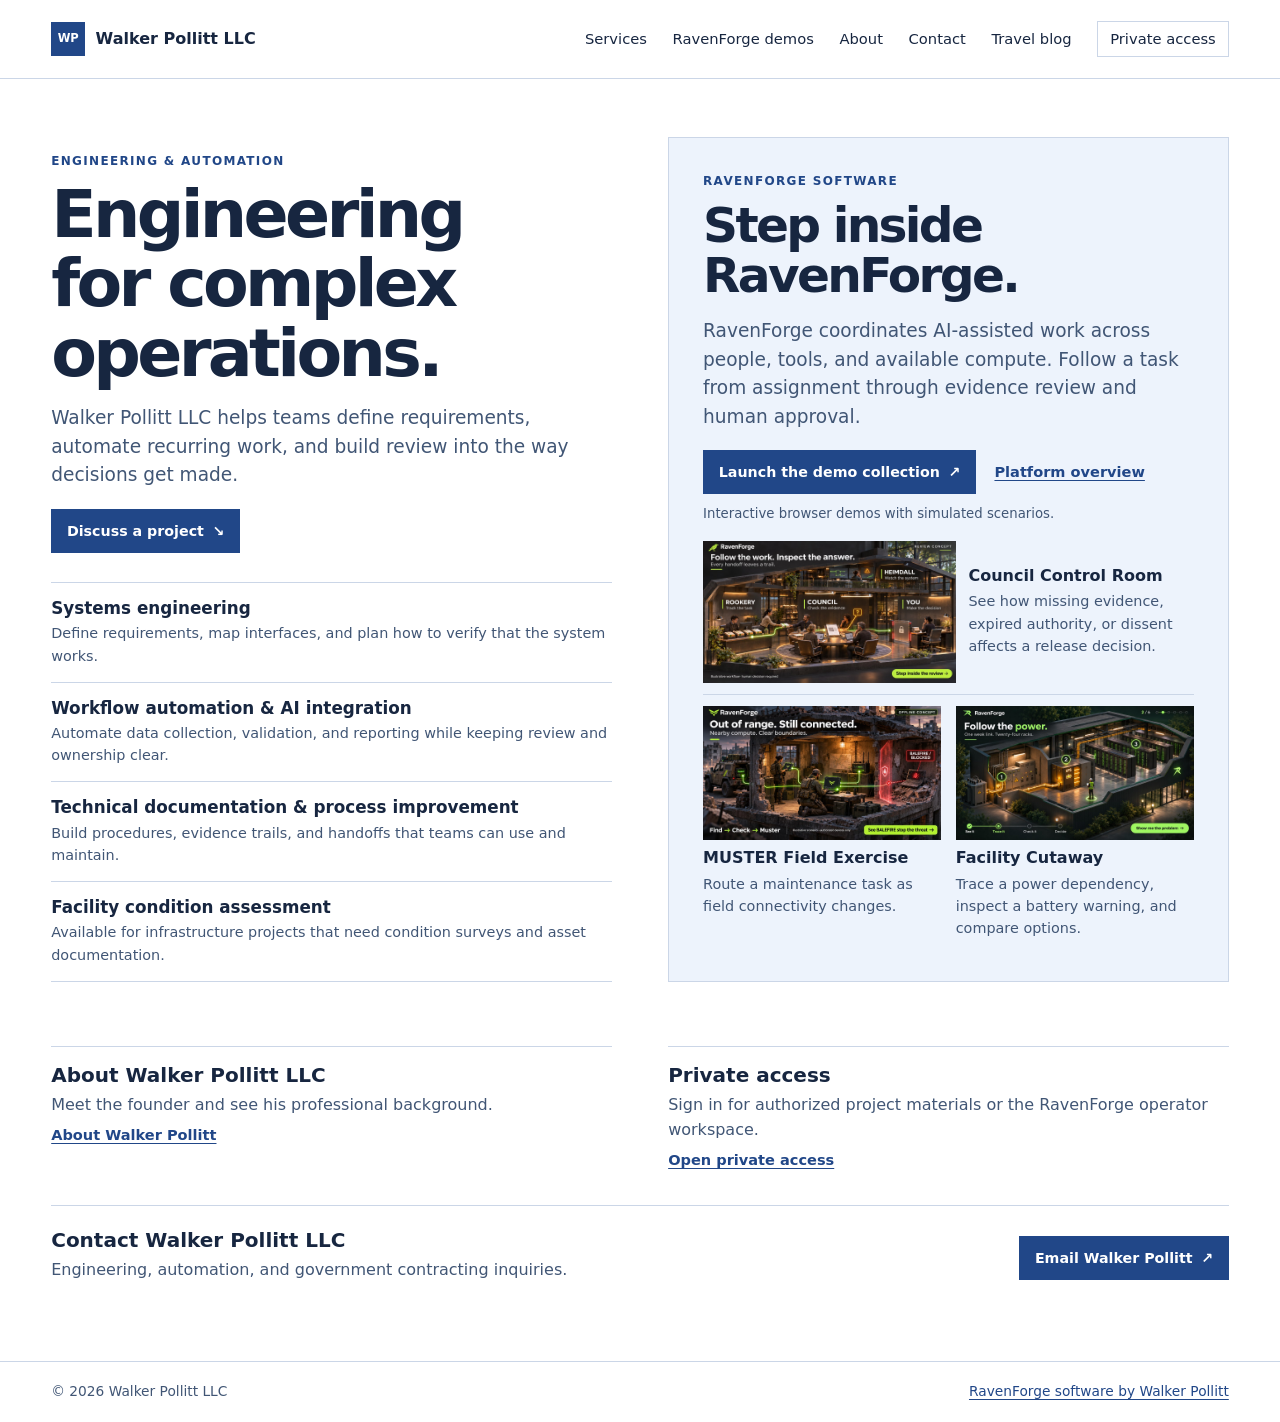
<file: index.html>
<!doctype html>
<html lang="en">
<head>
  <meta charset="utf-8">
  <meta name="viewport" content="width=device-width, initial-scale=1">
  <meta name="description" content="Walker Pollitt LLC provides systems engineering, workflow automation, and AI integration. Explore our work and try the interactive RavenForge demos.">
  <link rel="canonical" href="https://walkerpollittllc.com/">
  <link rel="stylesheet" href="/assets/site.css">
  <title>Walker Pollitt LLC | Engineering, Automation &amp; RavenForge</title>
</head>
<body>
  <a class="skip" href="#main">Skip to main content</a>
  <header class="site-header">
    <div class="wrap header-inner">
      <a class="brand" href="/"><span class="brand-mark" aria-hidden="true">WP</span> Walker Pollitt LLC</a>
      <nav class="site-nav" aria-label="Main navigation">
        <a href="#capabilities">Services</a>
        <a href="#ravenforge">RavenForge demos</a>
        <a href="/about/">About</a>
        <a href="#contact">Contact</a>
        <a href="/travel/">Travel blog</a>
        <a class="private-link" href="/private/">Private access</a>
      </nav>
    </div>
  </header>
  <main class="wrap home" id="main" tabindex="-1">
    <div class="showcase">
      <section class="services" id="capabilities" aria-labelledby="services-title">
        <p class="eyebrow">Engineering &amp; automation</p>
        <h1 id="services-title">Engineering for complex operations.</h1>
        <p class="lead">Walker Pollitt LLC helps teams define requirements, automate recurring work, and build review into the way decisions get made.</p>
        <div class="actions">
          <a class="button" href="#contact">Discuss a project <span aria-hidden="true">↘</span></a>
          <a class="text-link mobile-demo-link" href="#ravenforge">See the RavenForge demos</a>
        </div>
        <ul class="service-list">
          <li><h2>Systems engineering</h2><p>Define requirements, map interfaces, and plan how to verify that the system works.</p></li>
          <li><h2>Workflow automation &amp; AI integration</h2><p>Automate data collection, validation, and reporting while keeping review and ownership clear.</p></li>
          <li><h2>Technical documentation &amp; process improvement</h2><p>Build procedures, evidence trails, and handoffs that teams can use and maintain.</p></li>
          <li><h2>Facility condition assessment</h2><p>Available for infrastructure projects that need condition surveys and asset documentation.</p></li>
        </ul>
      </section>
      <section class="demos" id="ravenforge" aria-labelledby="demo-title">
        <p class="eyebrow">RavenForge software</p>
        <h2 class="section-title" id="demo-title">Step inside RavenForge.</h2>
        <p class="lead">RavenForge coordinates AI-assisted work across people, tools, and available compute. Follow a task from assignment through evidence review and human approval.</p>
        <div class="actions">
          <a class="button" href="https://ravenforge.us/demos">Launch the demo collection <span aria-hidden="true">↗</span></a>
          <a class="text-link" href="https://ravenforge.us/platform">Platform overview</a>
        </div>
        <p class="scope">Interactive browser demos with simulated scenarios.</p>
        <div class="demo-grid" id="projects">
          <a class="demo-card feature" href="https://ravenforge.us/demos/council">
            <img src="/assets/council.jpg" width="1152" height="648" alt="">
            <span class="demo-copy"><strong>Council Control Room</strong><span>See how missing evidence, expired authority, or dissent affects a release decision.</span></span>
          </a>
          <a class="demo-card" href="https://ravenforge.us/demos/military">
            <img src="/assets/muster.jpg" width="1152" height="648" alt="">
            <span class="demo-copy"><strong>MUSTER Field Exercise</strong><span>Route a maintenance task as field connectivity changes.</span></span>
          </a>
          <a class="demo-card" href="https://ravenforge.us/guided-demo">
            <img src="/assets/facility.jpg" width="1152" height="648" alt="">
            <span class="demo-copy"><strong>Facility Cutaway</strong><span>Trace a power dependency, inspect a battery warning, and compare options.</span></span>
          </a>
        </div>
      </section>
    </div>
    <section class="context-row" aria-label="About and private access">
      <div id="about">
        <h2>About Walker Pollitt LLC</h2>
        <p>Meet the founder and see his professional background.</p>
        <a class="text-link" href="/about/">About Walker Pollitt</a>
      </div>
      <div id="tools">
        <h2>Private access</h2>
        <p>Sign in for authorized project materials or the RavenForge operator workspace.</p>
        <a class="text-link" href="/private/">Open private access</a>
      </div>
    </section>
    <section class="contact" id="contact" aria-labelledby="contact-title">
      <div>
        <h2 id="contact-title">Contact Walker Pollitt LLC</h2>
        <p>Engineering, automation, and government contracting inquiries.</p>
      </div>
      <a class="button" href="mailto:walker.pollitt@walkerpollittllc.com">Email Walker Pollitt <span aria-hidden="true">↗</span></a>
    </section>
  </main>
  <footer class="site-footer">
    <div class="wrap footer-inner"><span>© 2026 Walker Pollitt LLC</span><a id="research" href="https://ravenforge.us/platform">RavenForge software by Walker Pollitt</a></div>
  </footer>
</body>
</html>
</file>
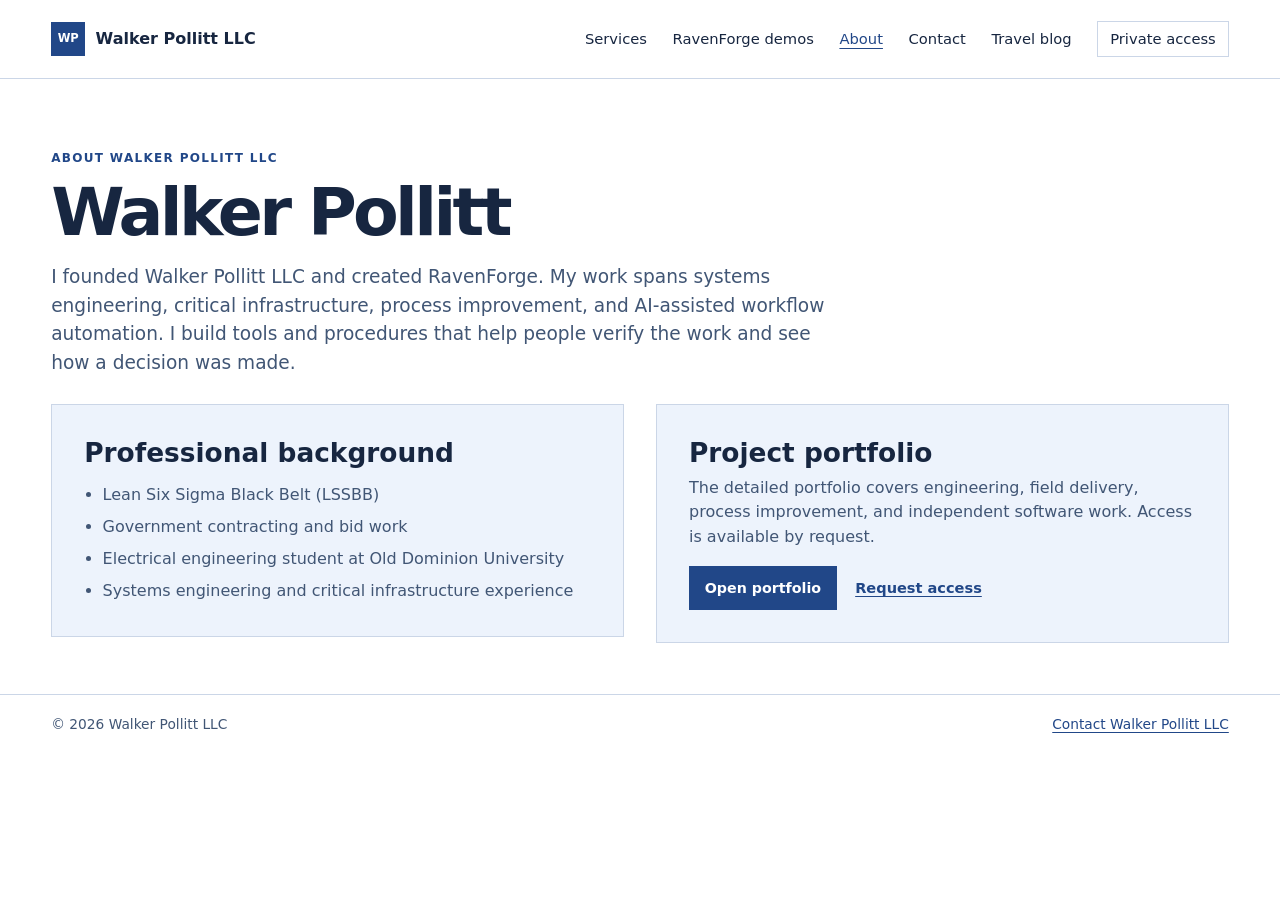
<file: about/index.html>
<!doctype html>
<html lang="en">
<head>
  <meta charset="utf-8">
  <meta name="viewport" content="width=device-width, initial-scale=1">
  <meta name="description" content="Meet Walker Pollitt, founder of Walker Pollitt LLC and creator of RavenForge.">
  <link rel="canonical" href="https://walkerpollittllc.com/about/">
  <link rel="stylesheet" href="/assets/site.css">
  <title>About Walker Pollitt | Walker Pollitt LLC</title>
</head>
<body>
  <a class="skip" href="#main">Skip to main content</a>
  <header class="site-header">
    <div class="wrap header-inner">
      <a class="brand" href="/"><span class="brand-mark" aria-hidden="true">WP</span> Walker Pollitt LLC</a>
      <nav class="site-nav" aria-label="Main navigation">
        <a href="/#capabilities">Services</a>
        <a href="/#ravenforge">RavenForge demos</a>
        <a href="/about/" aria-current="page">About</a>
        <a href="/#contact">Contact</a>
        <a href="/travel/">Travel blog</a>
        <a class="private-link" href="/private/">Private access</a>
      </nav>
    </div>
  </header>
  <main class="wrap subpage" id="main" tabindex="-1">
    <p class="eyebrow">About Walker Pollitt LLC</p>
    <h1>Walker Pollitt</h1>
    <p class="lead">I founded Walker Pollitt LLC and created RavenForge. My work spans systems engineering, critical infrastructure, process improvement, and AI-assisted workflow automation. I build tools and procedures that help people verify the work and see how a decision was made.</p>
    <div class="card-grid">
      <section class="card">
        <h2>Professional background</h2>
        <ul class="detail-list">
          <li>Lean Six Sigma Black Belt (LSSBB)</li>
          <li>Government contracting and bid work</li>
          <li>Electrical engineering student at Old Dominion University</li>
          <li>Systems engineering and critical infrastructure experience</li>
        </ul>
      </section>
      <section class="card">
        <h2>Project portfolio</h2>
        <p>The detailed portfolio covers engineering, field delivery, process improvement, and independent software work. Access is available by request.</p>
        <div class="actions">
          <a class="button" href="/private/portfolio">Open portfolio</a>
          <a class="text-link" href="mailto:walker.pollitt@walkerpollittllc.com?subject=Project%20portfolio%20access">Request access</a>
        </div>
      </section>
    </div>
  </main>
  <footer class="site-footer"><div class="wrap footer-inner"><span>© 2026 Walker Pollitt LLC</span><a href="/#contact">Contact Walker Pollitt LLC</a></div></footer>
</body>
</html>
</file>
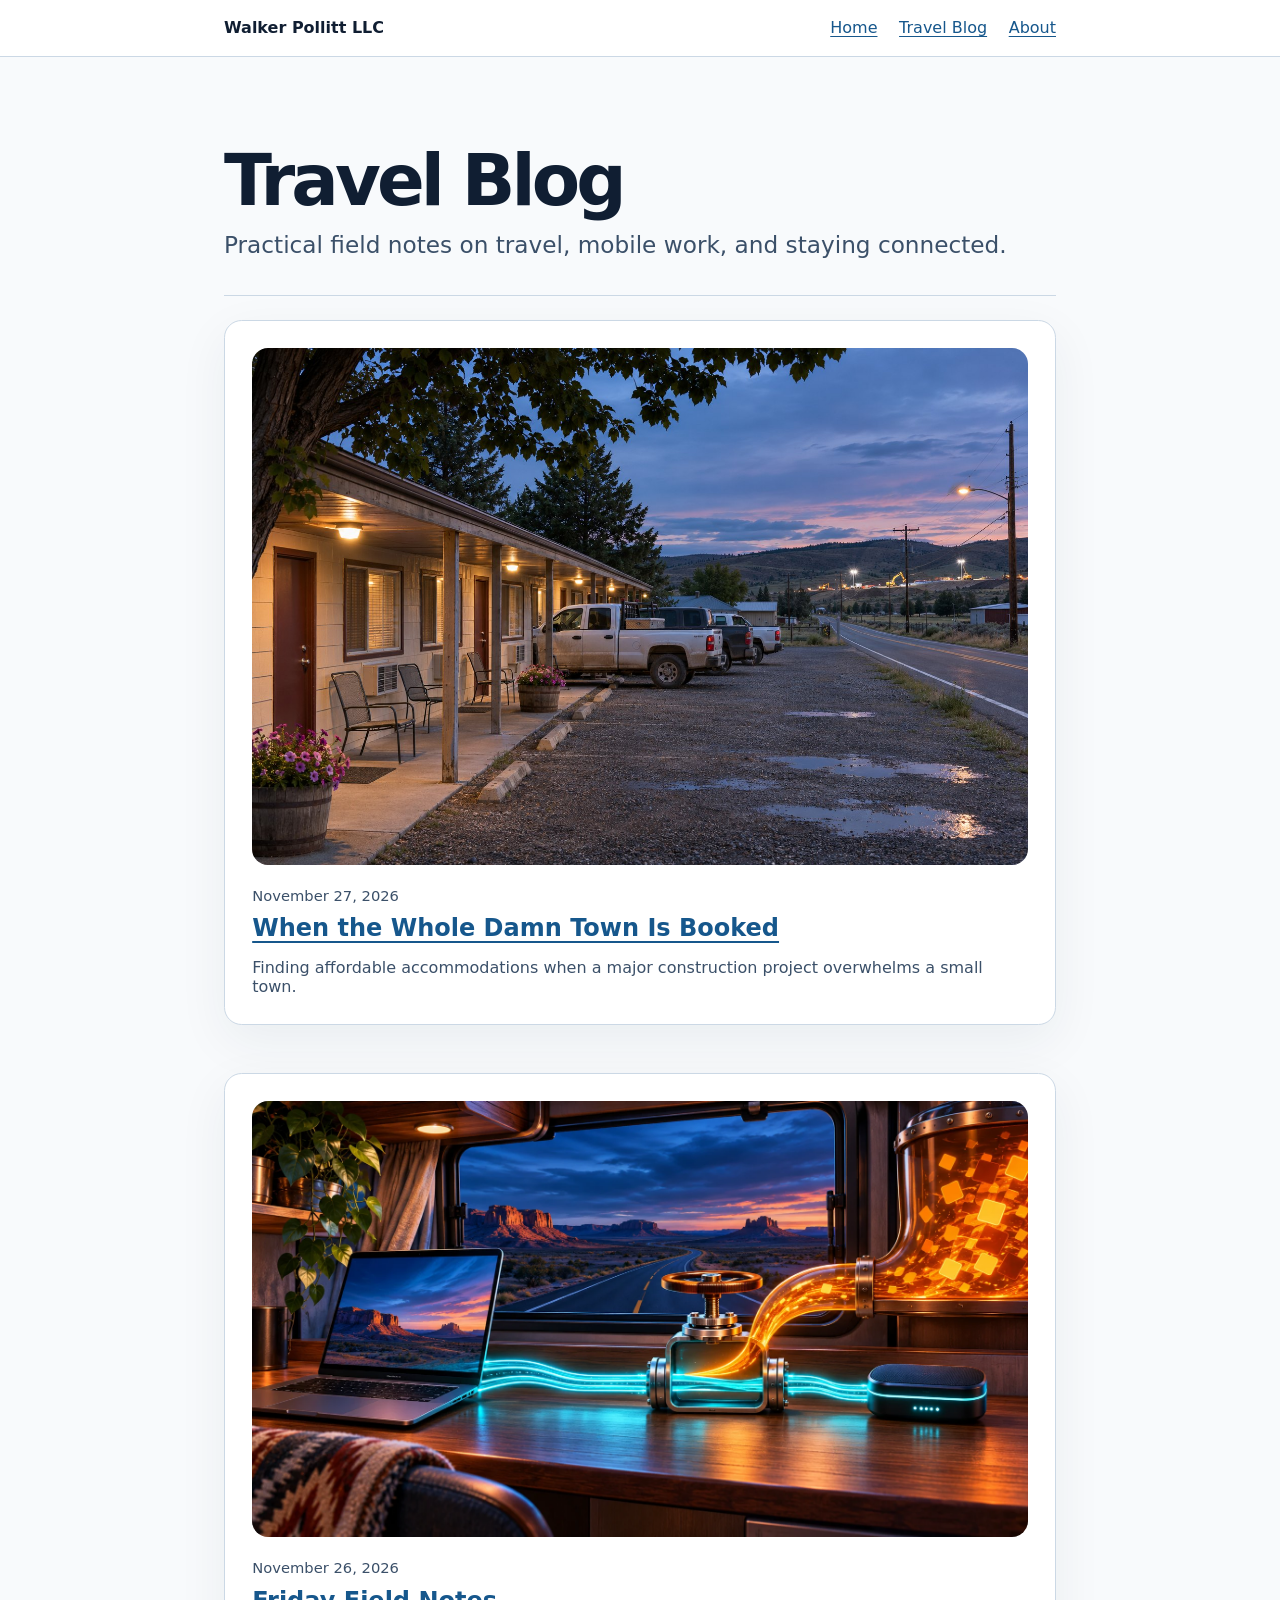
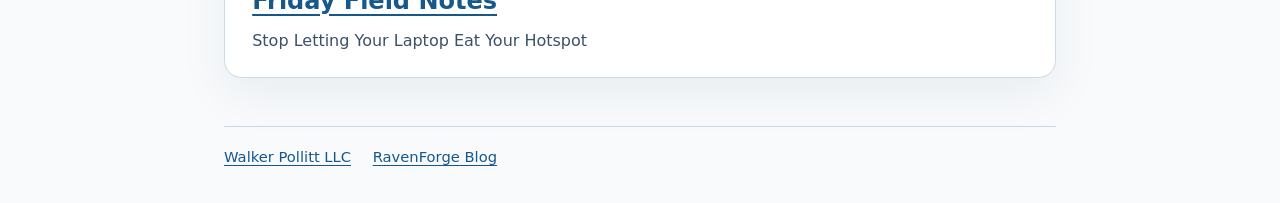
<file: travel/index.html>
<!doctype html>
<html lang="en">
<head>
  <meta charset="utf-8">
  <meta name="viewport" content="width=device-width, initial-scale=1">
  <title>Travel Blog | Walker Pollitt LLC</title>
  <meta name="description" content="Practical field notes on travel, mobile work, and staying connected.">
  <meta property="og:type" content="website">
  <meta property="og:title" content="Travel Blog">
  <meta property="og:description" content="Practical field notes on travel, mobile work, and staying connected.">
  <meta property="og:url" content="https://walkerpollittllc.com/travel/">
  <meta property="og:image" content="https://walkerpollittllc.com/travel/mobile-office-hotspot.webp">
  <meta property="og:image:alt" content="Illustrated mobile office with a laptop, hotspot and controlled data flow beside a desert road.">
  <meta name="twitter:card" content="summary_large_image">
  <link rel="canonical" href="https://walkerpollittllc.com/travel/">
  <link rel="stylesheet" href="/travel/editorial.css">
</head>
<body>
  <a class="skip" href="#main">Skip to main content</a>
  <header class="site"><div class="wrap nav">
    <a class="brand" href="/">Walker Pollitt LLC</a>
    <nav aria-label="Main navigation"><a href="/">Home</a><a href="/travel/">Travel Blog</a><a href="/about/">About</a></nav>
  </div></header>
  <main id="main" class="wrap">
    <div class="heading">
      <h1>Travel Blog</h1>
      <p class="lead">Practical field notes on travel, mobile work, and staying connected.</p>
    </div>
    <article class="card feature-card">
      <img src="/travel/project-town-lodging.jpg" width="1536" height="1024" class="card-art" loading="lazy" alt="">
      <time class="byline" datetime="2026-11-27">November 27, 2026</time>
      <h2><a href="/travel/finding-lodging-in-crowded-project-towns/">When the Whole Damn Town Is Booked</a></h2>
      <p>Finding affordable accommodations when a major construction project overwhelms a small town.</p>
    </article>
    <article class="card feature-card">
      <a href="/travel/stop-letting-your-laptop-eat-your-hotspot/" aria-label="Read Stop Letting Your Laptop Eat Your Hotspot"><img class="card-art" src="/travel/mobile-office-hotspot.webp" width="1672" height="941" alt="Illustrated laptop and mobile hotspot with controlled data flow in a camper overlooking a desert road."></a>
      <time class="byline" datetime="2026-11-26">November 26, 2026</time>
      <h2><a href="/travel/stop-letting-your-laptop-eat-your-hotspot/">Friday Field Notes</a></h2>
      <p>Stop Letting Your Laptop Eat Your Hotspot</p>
    </article>
    </main>
  <footer class="wrap">
    <a href="/">Walker Pollitt LLC</a>
    <a href="https://ravenforge.us/blog/">RavenForge Blog</a>
  </footer>
</body>
</html>
</file>
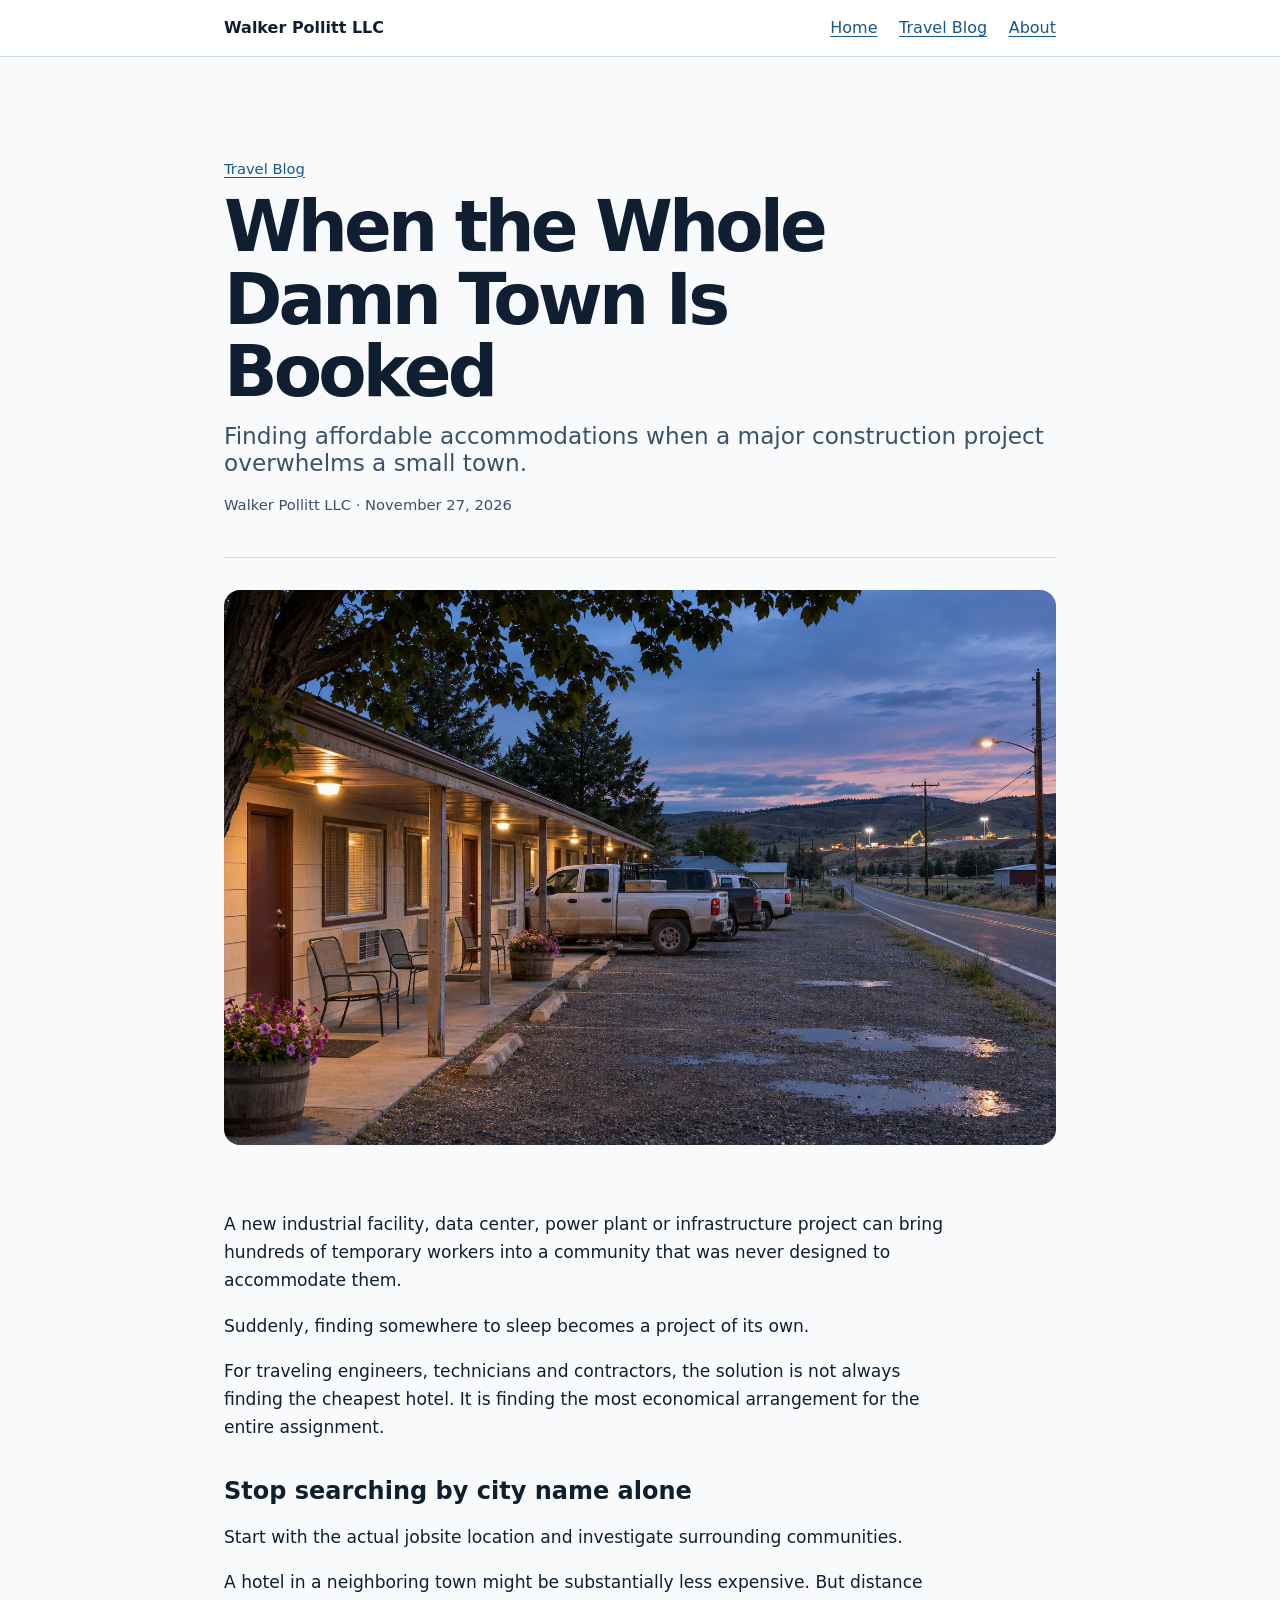
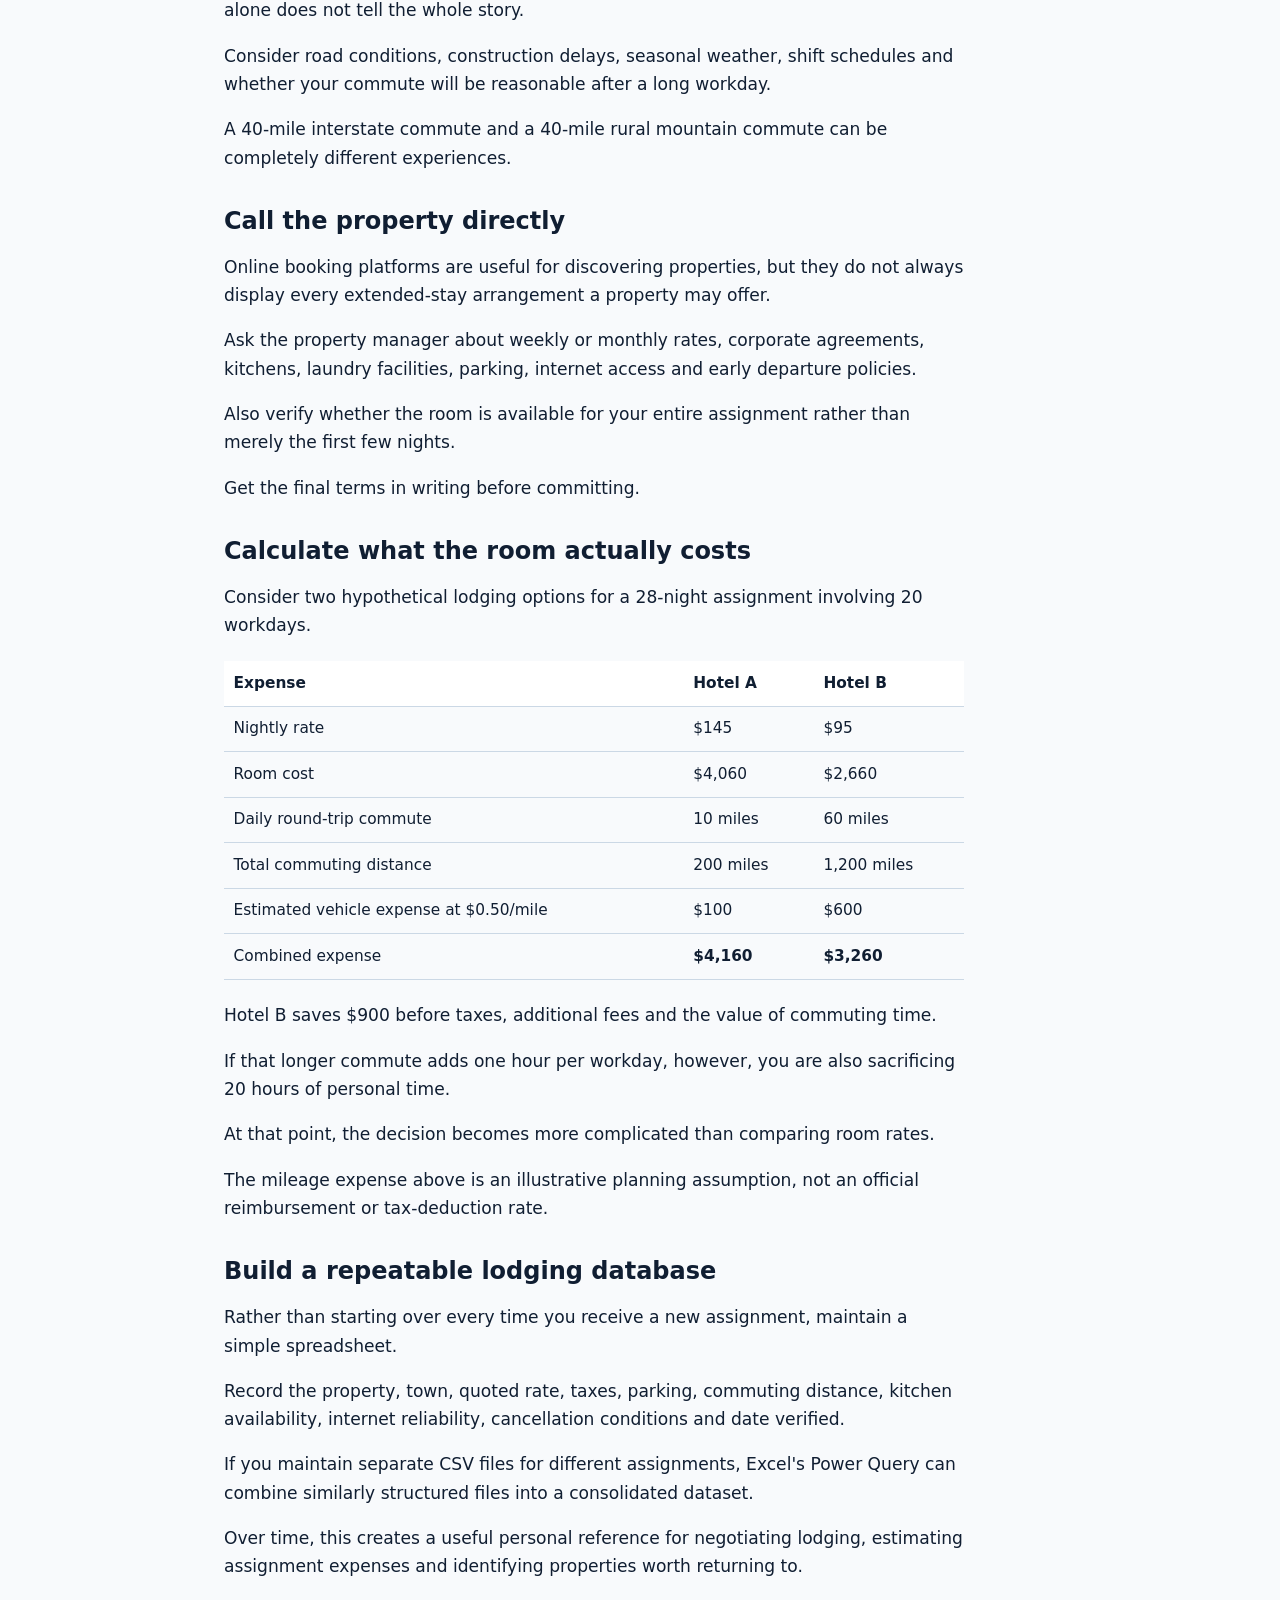
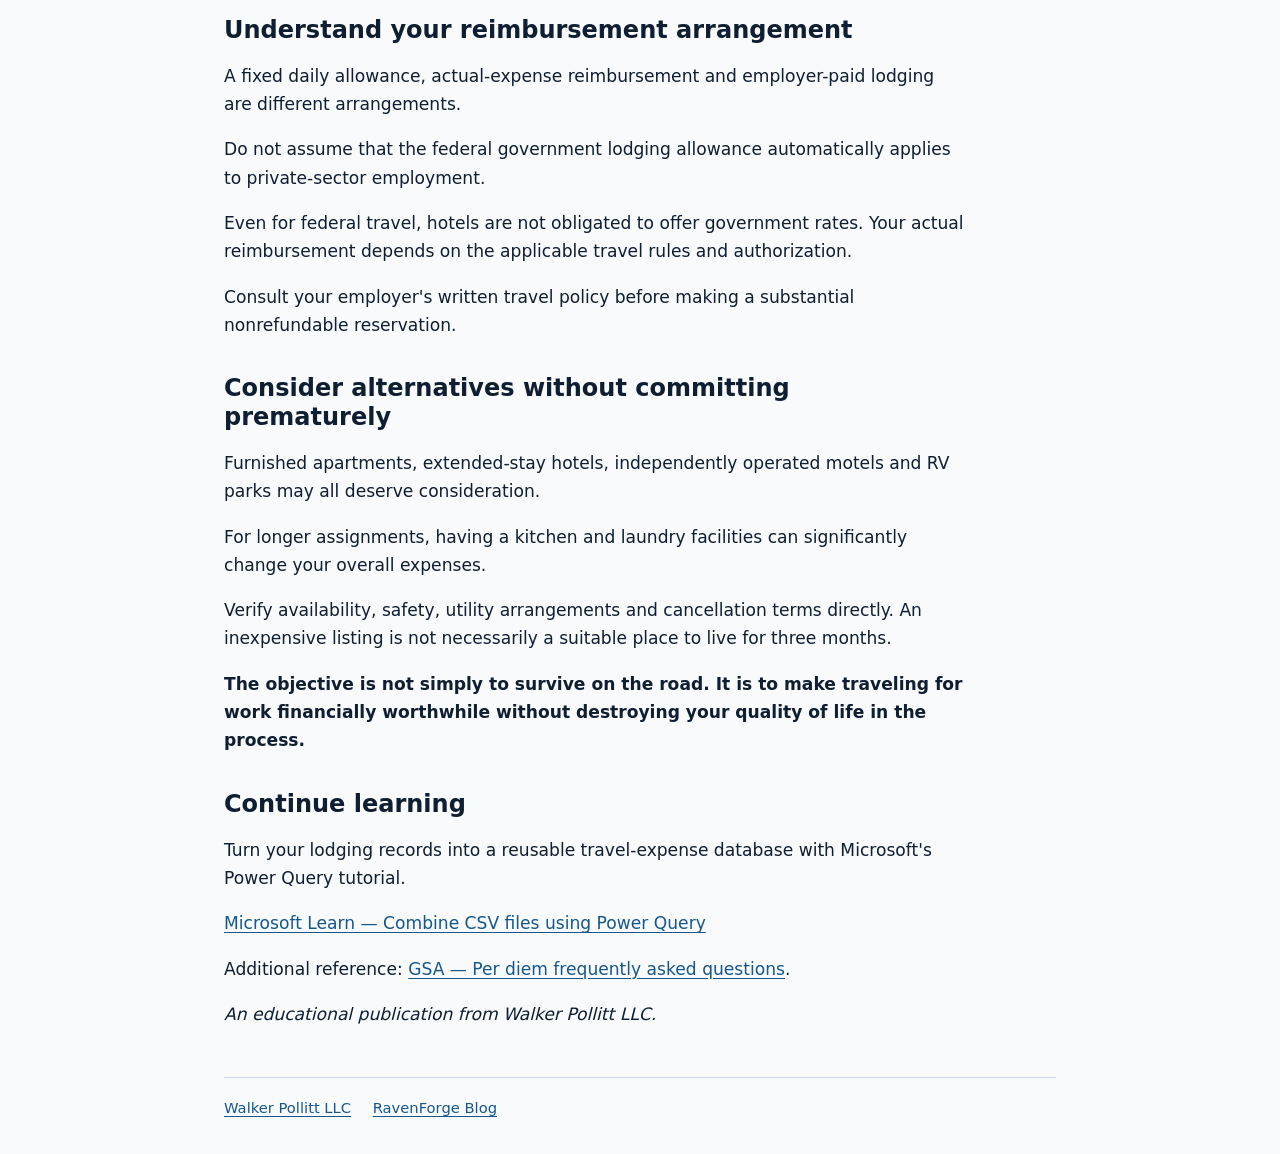
<file: travel/finding-lodging-in-crowded-project-towns/index.html>
<!doctype html>
<html lang="en">
<head>
  <meta charset="utf-8">
  <meta name="viewport" content="width=device-width, initial-scale=1">
  <title>When the Whole Damn Town Is Booked | Walker Pollitt LLC</title>
  <meta name="description" content="A practical lodging strategy for traveling engineers and contractors working in small towns with limited accommodations.">
  <meta property="og:type" content="article">
  <meta property="og:title" content="When the Whole Damn Town Is Booked">
  <meta property="og:description" content="A practical lodging strategy for traveling engineers and contractors working in small towns with limited accommodations.">
  <meta property="og:url" content="https://walkerpollittllc.com/travel/finding-lodging-in-crowded-project-towns/">
  <meta property="og:image" content="https://walkerpollittllc.com/travel/project-town-lodging.jpg">
  <meta property="og:image:alt" content="Illustration of a small roadside motel with work pickups parked outside at dusk.">
  <meta name="twitter:card" content="summary_large_image">
  <meta property="article:published_time" content="2026-11-27">
  <link rel="canonical" href="https://walkerpollittllc.com/travel/finding-lodging-in-crowded-project-towns/">
  <link rel="stylesheet" href="/travel/editorial.css">
</head>
<body>
  <a class="skip" href="#main">Skip to main content</a>
  <header class="site"><div class="wrap nav">
    <a class="brand" href="/">Walker Pollitt LLC</a>
    <nav aria-label="Main navigation"><a href="/">Home</a><a href="/travel/">Travel Blog</a><a href="/about/">About</a></nav>
  </div></header>
  <main id="main" class="wrap">
    <article>
      <div class="heading">
        <p class="eyebrow"><a href="/travel/">Travel Blog</a></p>
        <h1>When the Whole Damn Town Is Booked</h1>
        <p class="lead">Finding affordable accommodations when a major construction project overwhelms a small town.</p>
        <p class="byline">Walker Pollitt LLC <span aria-hidden="true">·</span> <time datetime="2026-11-27">November 27, 2026</time></p>
      </div>
      <figure class="hero-art"><img src="/travel/project-town-lodging.jpg" width="1536" height="1024" fetchpriority="high" alt="Illustration of a small roadside motel with work pickups parked outside at dusk."></figure>
      <div class="article-body">
<p>A new industrial facility, data center, power plant or infrastructure project can bring hundreds of temporary workers into a community that was never designed to accommodate them.</p>
<p>Suddenly, finding somewhere to sleep becomes a project of its own.</p>
<p>For traveling engineers, technicians and contractors, the solution is not always finding the cheapest hotel. It is finding the most economical arrangement for the entire assignment.</p>
<h2>Stop searching by city name alone</h2>
<p>Start with the actual jobsite location and investigate surrounding communities.</p>
<p>A hotel in a neighboring town might be substantially less expensive. But distance alone does not tell the whole story.</p>
<p>Consider road conditions, construction delays, seasonal weather, shift schedules and whether your commute will be reasonable after a long workday.</p>
<p>A 40-mile interstate commute and a 40-mile rural mountain commute can be completely different experiences.</p>
<h2>Call the property directly</h2>
<p>Online booking platforms are useful for discovering properties, but they do not always display every extended-stay arrangement a property may offer.</p>
<p>Ask the property manager about weekly or monthly rates, corporate agreements, kitchens, laundry facilities, parking, internet access and early departure policies.</p>
<p>Also verify whether the room is available for your entire assignment rather than merely the first few nights.</p>
<p>Get the final terms in writing before committing.</p>
<h2>Calculate what the room actually costs</h2>
<p>Consider two hypothetical lodging options for a 28-night assignment involving 20 workdays.</p>
<table><thead><tr><th scope="col">Expense</th><th scope="col">Hotel A</th><th scope="col">Hotel B</th></tr></thead><tbody>
<tr><td>Nightly rate</td><td>$145</td><td>$95</td></tr>
<tr><td>Room cost</td><td>$4,060</td><td>$2,660</td></tr>
<tr><td>Daily round-trip commute</td><td>10 miles</td><td>60 miles</td></tr>
<tr><td>Total commuting distance</td><td>200 miles</td><td>1,200 miles</td></tr>
<tr><td>Estimated vehicle expense at $0.50/mile</td><td>$100</td><td>$600</td></tr>
<tr><td>Combined expense</td><td><strong>$4,160</strong></td><td><strong>$3,260</strong></td></tr>
</tbody></table>
<p>Hotel B saves $900 before taxes, additional fees and the value of commuting time.</p>
<p>If that longer commute adds one hour per workday, however, you are also sacrificing 20 hours of personal time.</p>
<p>At that point, the decision becomes more complicated than comparing room rates.</p>
<p>The mileage expense above is an illustrative planning assumption, not an official reimbursement or tax-deduction rate.</p>
<h2>Build a repeatable lodging database</h2>
<p>Rather than starting over every time you receive a new assignment, maintain a simple spreadsheet.</p>
<p>Record the property, town, quoted rate, taxes, parking, commuting distance, kitchen availability, internet reliability, cancellation conditions and date verified.</p>
<p>If you maintain separate CSV files for different assignments, Excel&#39;s Power Query can combine similarly structured files into a consolidated dataset.</p>
<p>Over time, this creates a useful personal reference for negotiating lodging, estimating assignment expenses and identifying properties worth returning to.</p>
<h2>Understand your reimbursement arrangement</h2>
<p>A fixed daily allowance, actual-expense reimbursement and employer-paid lodging are different arrangements.</p>
<p>Do not assume that the federal government lodging allowance automatically applies to private-sector employment.</p>
<p>Even for federal travel, hotels are not obligated to offer government rates. Your actual reimbursement depends on the applicable travel rules and authorization.</p>
<p>Consult your employer&#39;s written travel policy before making a substantial nonrefundable reservation.</p>
<h2>Consider alternatives without committing prematurely</h2>
<p>Furnished apartments, extended-stay hotels, independently operated motels and RV parks may all deserve consideration.</p>
<p>For longer assignments, having a kitchen and laundry facilities can significantly change your overall expenses.</p>
<p>Verify availability, safety, utility arrangements and cancellation terms directly. An inexpensive listing is not necessarily a suitable place to live for three months.</p>
<p><strong>The objective is not simply to survive on the road. It is to make traveling for work financially worthwhile without destroying your quality of life in the process.</strong></p>
<h2>Continue learning</h2>
<p>Turn your lodging records into a reusable travel-expense database with Microsoft&#39;s Power Query tutorial.</p>
<p><a href="https://learn.microsoft.com/en-us/power-query/combine-files-csv?wt.mc_id=studentamb_521824">Microsoft Learn — Combine CSV files using Power Query</a></p>
<p>Additional reference: <a href="https://www.gsa.gov/travel/per-diem-rates/faqs">GSA — Per diem frequently asked questions</a>.</p>
<p><em>An educational publication from Walker Pollitt LLC.</em></p>
      </div>
    </article>
  </main>
  <footer class="wrap">
    <a href="/">Walker Pollitt LLC</a>
    <a href="https://ravenforge.us/blog/">RavenForge Blog</a>
  </footer>
</body>
</html>
</file>
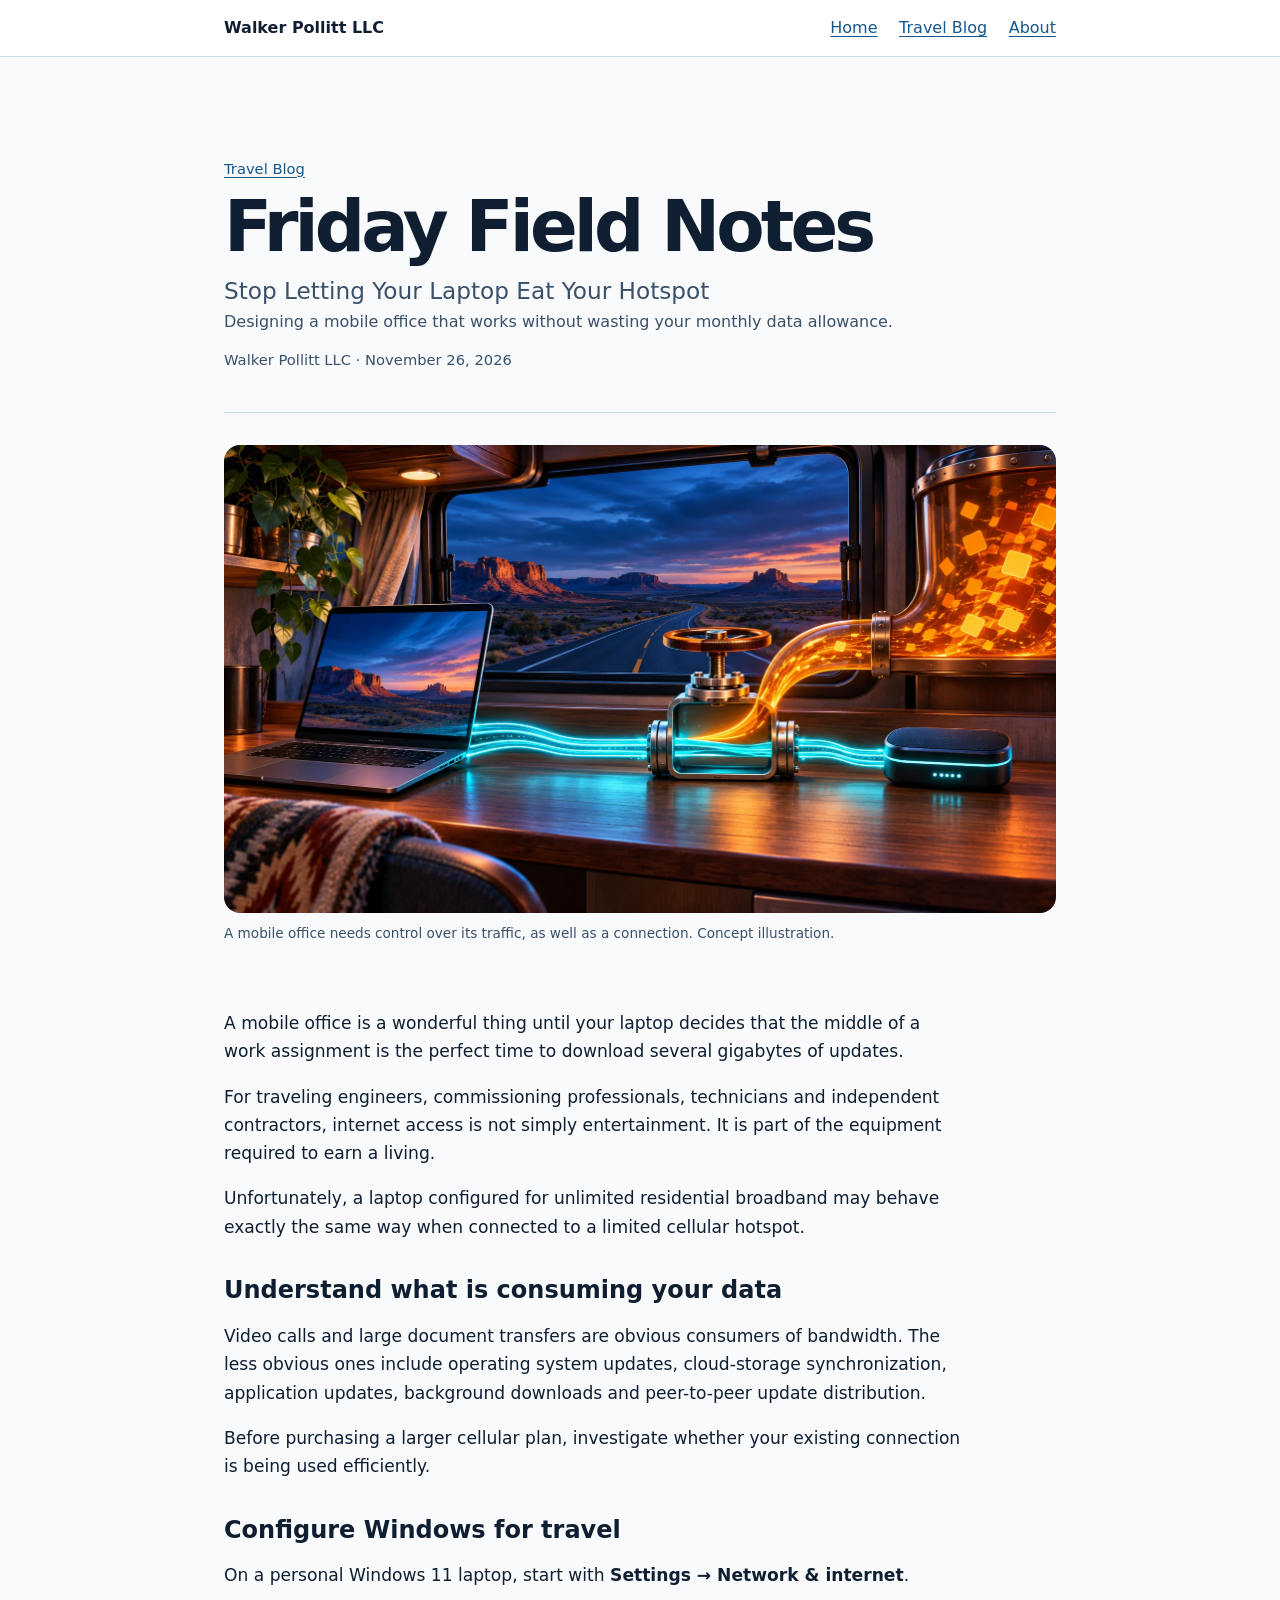
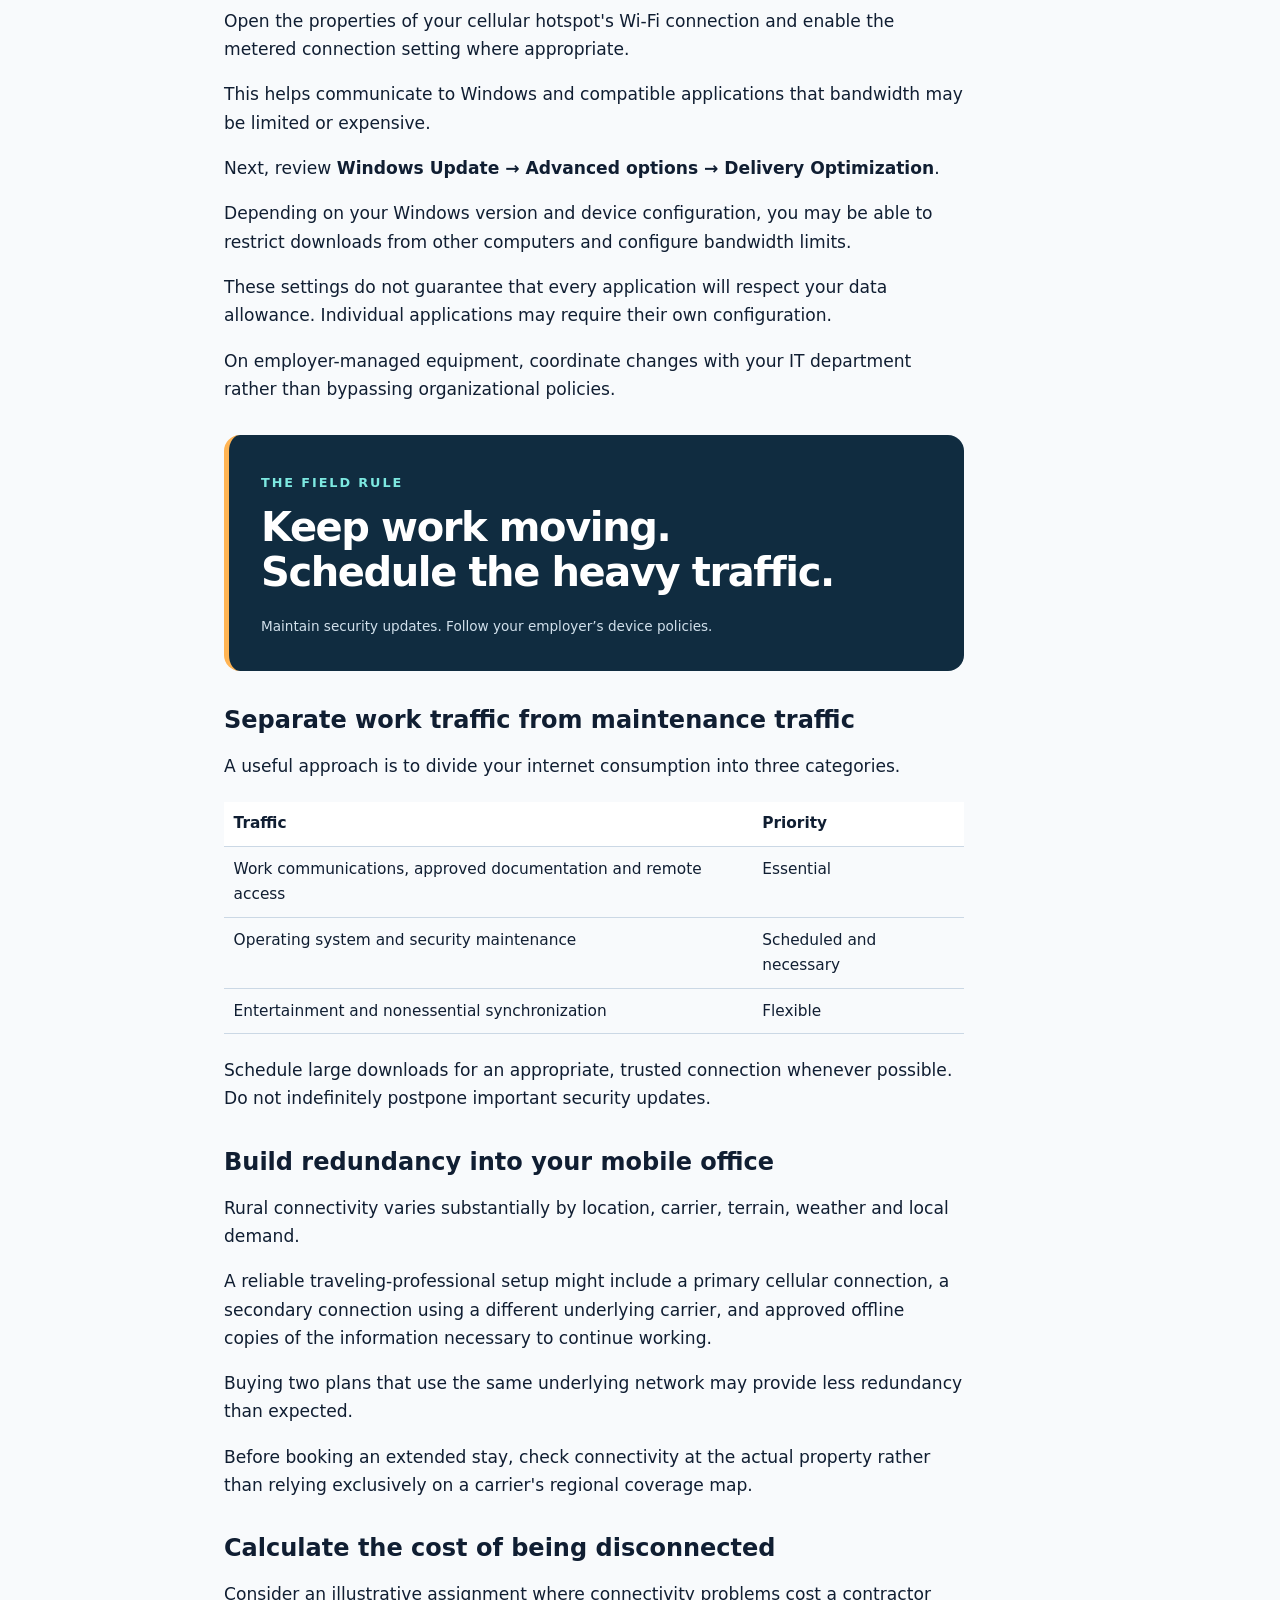
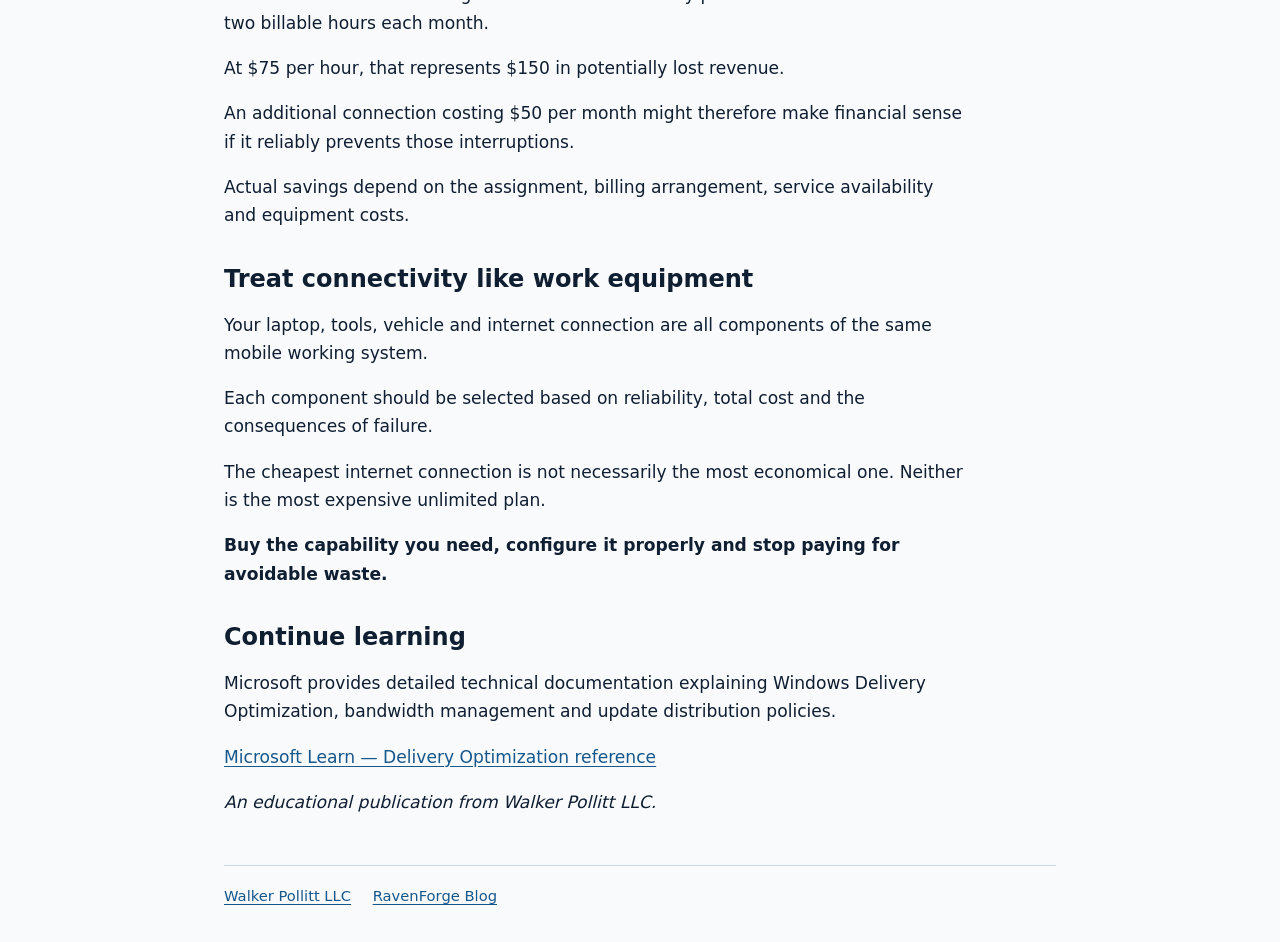
<file: travel/stop-letting-your-laptop-eat-your-hotspot/index.html>
<!doctype html>
<html lang="en">
<head>
  <meta charset="utf-8">
  <meta name="viewport" content="width=device-width, initial-scale=1">
  <title>Friday Field Notes | Walker Pollitt LLC</title>
  <meta name="description" content="Learn how traveling engineers, contractors and RV residents can reduce unnecessary Windows background data usage and improve mobile connectivity.">
  <meta property="og:type" content="article">
  <meta property="og:title" content="Friday Field Notes">
  <meta property="og:description" content="Learn how traveling engineers, contractors and RV residents can reduce unnecessary Windows background data usage and improve mobile connectivity.">
  <meta property="og:url" content="https://walkerpollittllc.com/travel/stop-letting-your-laptop-eat-your-hotspot/">
  <meta property="article:published_time" content="2026-11-26">
  <meta property="og:image" content="https://walkerpollittllc.com/travel/mobile-office-hotspot.webp">
  <meta property="og:image:alt" content="Illustrated mobile office with a laptop, hotspot and controlled data flow beside a desert road.">
  <meta name="twitter:card" content="summary_large_image">
  <link rel="canonical" href="https://walkerpollittllc.com/travel/stop-letting-your-laptop-eat-your-hotspot/">
  <link rel="stylesheet" href="/travel/editorial.css">
</head>
<body>
  <a class="skip" href="#main">Skip to main content</a>
  <header class="site"><div class="wrap nav">
    <a class="brand" href="/">Walker Pollitt LLC</a>
    <nav aria-label="Main navigation"><a href="/">Home</a><a href="/travel/">Travel Blog</a><a href="/about/">About</a></nav>
  </div></header>
  <main id="main" class="wrap">
    <article>
      <div class="heading">
        <p class="eyebrow"><a href="/travel/">Travel Blog</a></p>
        <h1>Friday Field Notes</h1>
        <p class="lead">Stop Letting Your Laptop Eat Your Hotspot</p>
        <p class="dek">Designing a mobile office that works without wasting your monthly data allowance.</p>
        <p class="byline">Walker Pollitt LLC <span aria-hidden="true">·</span> <time datetime="2026-11-26">November 26, 2026</time></p>
      </div>
      <figure class="hero-art"><img src="/travel/mobile-office-hotspot.webp" width="1672" height="941" fetchpriority="high" alt="Illustrated mobile office with a laptop and hotspot; a valve separates background traffic from the working connection."><figcaption>A mobile office needs control over its traffic, as well as a connection. Concept illustration.</figcaption></figure>
      <div class="article-body"><p>A mobile office is a wonderful thing until your laptop decides that the middle of a work assignment is the perfect time to download several gigabytes of updates.</p>
<p>For traveling engineers, commissioning professionals, technicians and independent contractors, internet access is not simply entertainment. It is part of the equipment required to earn a living.</p>
<p>Unfortunately, a laptop configured for unlimited residential broadband may behave exactly the same way when connected to a limited cellular hotspot.</p>
<h2>Understand what is consuming your data</h2>
<p>Video calls and large document transfers are obvious consumers of bandwidth. The less obvious ones include operating system updates, cloud-storage synchronization, application updates, background downloads and peer-to-peer update distribution.</p>
<p>Before purchasing a larger cellular plan, investigate whether your existing connection is being used efficiently.</p>
<h2>Configure Windows for travel</h2>
<p>On a personal Windows 11 laptop, start with <strong>Settings → Network &amp; internet</strong>.</p>
<p>Open the properties of your cellular hotspot&#x27;s Wi-Fi connection and enable the metered connection setting where appropriate.</p>
<p>This helps communicate to Windows and compatible applications that bandwidth may be limited or expensive.</p>
<p>Next, review <strong>Windows Update → Advanced options → Delivery Optimization</strong>.</p>
<p>Depending on your Windows version and device configuration, you may be able to restrict downloads from other computers and configure bandwidth limits.</p>
<p>These settings do not guarantee that every application will respect your data allowance. Individual applications may require their own configuration.</p>
<p>On employer-managed equipment, coordinate changes with your IT department rather than bypassing organizational policies.</p>
<aside class="field-rule"><span class="kicker">THE FIELD RULE</span><p>Keep work moving.<br>Schedule the heavy traffic.</p><small>Maintain security updates. Follow your employer’s device policies.</small></aside>
<h2>Separate work traffic from maintenance traffic</h2>
<p>A useful approach is to divide your internet consumption into three categories.</p>
<table><thead><tr><th scope="col">Traffic</th><th scope="col">Priority</th></tr></thead><tbody><tr><td>Work communications, approved documentation and remote access</td><td>Essential</td></tr><tr><td>Operating system and security maintenance</td><td>Scheduled and necessary</td></tr><tr><td>Entertainment and nonessential synchronization</td><td>Flexible</td></tr></tbody></table>
<p>Schedule large downloads for an appropriate, trusted connection whenever possible. Do not indefinitely postpone important security updates.</p>
<h2>Build redundancy into your mobile office</h2>
<p>Rural connectivity varies substantially by location, carrier, terrain, weather and local demand.</p>
<p>A reliable traveling-professional setup might include a primary cellular connection, a secondary connection using a different underlying carrier, and approved offline copies of the information necessary to continue working.</p>
<p>Buying two plans that use the same underlying network may provide less redundancy than expected.</p>
<p>Before booking an extended stay, check connectivity at the actual property rather than relying exclusively on a carrier&#x27;s regional coverage map.</p>
<h2>Calculate the cost of being disconnected</h2>
<p>Consider an illustrative assignment where connectivity problems cost a contractor two billable hours each month.</p>
<p>At $75 per hour, that represents $150 in potentially lost revenue.</p>
<p>An additional connection costing $50 per month might therefore make financial sense if it reliably prevents those interruptions.</p>
<p>Actual savings depend on the assignment, billing arrangement, service availability and equipment costs.</p>
<h2>Treat connectivity like work equipment</h2>
<p>Your laptop, tools, vehicle and internet connection are all components of the same mobile working system.</p>
<p>Each component should be selected based on reliability, total cost and the consequences of failure.</p>
<p>The cheapest internet connection is not necessarily the most economical one. Neither is the most expensive unlimited plan.</p>
<p><strong>Buy the capability you need, configure it properly and stop paying for avoidable waste.</strong></p>
<h2>Continue learning</h2>
<p>Microsoft provides detailed technical documentation explaining Windows Delivery Optimization, bandwidth management and update distribution policies.</p>
<p><a href="https://learn.microsoft.com/en-us/windows/deployment/do/waas-delivery-optimization-reference?wt.mc_id=studentamb_521824">Microsoft Learn — Delivery Optimization reference</a></p>
<p><em>An educational publication from Walker Pollitt LLC.</em></p></div>
    </article>
    </main>
  <footer class="wrap">
    <a href="/">Walker Pollitt LLC</a>
    <a href="https://ravenforge.us/blog/">RavenForge Blog</a>
  </footer>
</body>
</html>
</file>
<file: assets/site.css>
:root {
  color-scheme: light;
  --ink: #172640;
  --muted: #415675;
  --accent: #214788;
  --accent-hover: #15356d;
  --line: #cbd6e7;
  --panel: #edf3fc;
  --danger: #8c222e;
  font: 16px/1.55 'Segoe UI', system-ui, sans-serif;
}

* { box-sizing: border-box; }
body { margin: 0; background: #fff; color: var(--ink); }
a { color: var(--accent); }
a:hover { color: var(--accent-hover); }
:focus-visible { outline: 3px solid #9b5016; outline-offset: 4px; }
button, input { font: inherit; }
h1, h2, p { margin-top: 0; }
h1, .section-title {
  font-weight: 730;
  letter-spacing: -.055em;
  line-height: 1.04;
  margin-bottom: 1rem;
  text-wrap: balance;
}
h1 { font-size: clamp(2.55rem, 5.2vw, 4.8rem); }
.section-title { font-size: clamp(2.15rem, 3.8vw, 3.6rem); }
h2 { line-height: 1.22; margin-bottom: .38rem; }

.wrap { width: min(1280px, calc(100% - clamp(32px, 8vw, 118px))); margin-inline: auto; }
.skip { position: absolute; z-index: 3; top: 8px; left: 8px; transform: translateY(calc(-100% - 16px)); background: #fff; padding: 8px; }
.skip:focus { transform: none; }
.site-header { border-bottom: 1px solid var(--line); }
.header-inner { min-height: 78px; display: flex; justify-content: space-between; align-items: center; gap: .5rem 1.5rem; padding-block: .65rem; }
.brand { color: var(--ink); display: inline-flex; flex: 0 0 auto; align-items: center; gap: .65rem; text-decoration: none; font-weight: 750; }
.brand-mark { width: 34px; height: 34px; display: grid; place-items: center; background: var(--accent); color: #fff; font-size: .72rem; }
.site-nav { display: flex; flex-wrap: wrap; align-items: center; gap: .15rem clamp(.68rem, 2vw, 1.8rem); font-size: .92rem; }
.site-nav a { padding-block: .34rem; color: var(--ink); text-decoration: none; }
.site-nav a:hover, .site-nav [aria-current] { color: var(--accent); text-decoration: underline; text-underline-offset: 4px; }
.site-nav .private-link { border: 1px solid var(--line); padding-inline: .75rem; }

.home { padding-top: clamp(1.6rem, 4.5vw, 4rem); }
.showcase { display: grid; grid-template-columns: repeat(2, minmax(0, 1fr)); gap: clamp(24px, 4.4vw, 66px); }
.services { padding-top: clamp(.35rem, 1.2vw, 1rem); }
.demos { background: var(--panel); border: 1px solid var(--line); padding: clamp(1rem, 2.65vw, 2.2rem); }
.eyebrow { margin-bottom: .6rem; color: var(--accent); font-size: .75rem; font-weight: 750; letter-spacing: .11em; text-transform: uppercase; }
.lead { max-width: 44ch; color: var(--muted); font-size: clamp(1rem, 1.5vw, 1.16rem); }
.actions { display: flex; flex-wrap: wrap; gap: .55rem 1.15rem; align-items: center; }
.button {
  display: inline-flex;
  min-height: 44px;
  align-items: center;
  gap: .6em;
  padding: .57rem .92rem;
  border: 1px solid transparent;
  background: var(--accent);
  color: white;
  font-size: .89rem;
  font-weight: 690;
  text-decoration: none;
  cursor: pointer;
}
.button:hover { background: var(--accent-hover); color: #fff; }
.text-link { font-size: .91rem; font-weight: 690; text-underline-offset: 3px; }
.mobile-demo-link { display: none; }

.service-list { margin: 1.85rem 0 0; padding: 0; list-style: none; }
.service-list li { padding: .92rem 0; border-top: 1px solid var(--line); }
.service-list li:last-child { border-bottom: 1px solid var(--line); }
.service-list h2 { margin-bottom: .25rem; font-size: 1.05rem; }
.service-list p, .demo-copy > span { margin: 0; color: var(--muted); font-size: .9rem; }
.scope { color: var(--muted); font-size: .83rem; margin: .6rem 0 1rem; }
.demo-grid { display: grid; grid-template-columns: repeat(2, minmax(0, 1fr)); gap: .72rem .9rem; }
.demo-card { display: block; min-width: 0; color: var(--ink); text-decoration: none; }
.demo-card img { display: block; width: 100%; height: auto; aspect-ratio: 16 / 9; background: var(--line); }
.demo-card.feature { grid-column: 1 / -1; display: grid; grid-template-columns: 1.12fr 1fr; gap: .8rem; align-items: center; border-bottom: 1px solid var(--line); padding-bottom: .7rem; }
.demo-copy { display: grid; gap: .27rem; padding-top: .5rem; }
.feature .demo-copy { padding-top: 0; }
.demo-copy strong { line-height: 1.25; }
.demo-card:hover strong { text-decoration: underline; text-underline-offset: 3px; }

.context-row { display: grid; grid-template-columns: repeat(2, minmax(0, 1fr)); gap: 1rem clamp(24px, 4.4vw, 66px); margin-top: clamp(2.2rem, 5vw, 4.8rem); }
.context-row > div { border-top: 1px solid var(--line); padding-block: 1rem .75rem; }
.context-row h2, .contact h2 { font-size: 1.25rem; }
.context-row p, .contact p { margin-bottom: .35rem; color: var(--muted); }
.contact { border-top: 1px solid var(--line); margin-top: 1.25rem; padding: 1.35rem 0; display: flex; flex-wrap: wrap; align-items: center; justify-content: space-between; gap: .65rem 1rem; }
.site-footer { border-top: 1px solid var(--line); margin-top: clamp(1.5rem, 4vw, 3.4rem); }
.footer-inner { display: flex; flex-wrap: wrap; justify-content: space-between; gap: .5rem 1rem; padding-block: 1.2rem; color: var(--muted); font-size: .86rem; }
.footer-inner a { text-underline-offset: 3px; }

.subpage { padding-top: clamp(2.2rem, 5.5vw, 5rem); min-height: 52vh; }
.subpage > .lead { max-width: 66ch; }
.card-grid { margin-top: 1.65rem; display: grid; grid-template-columns: repeat(2, minmax(0, 1fr)); gap: clamp(.85rem, 3vw, 2rem); align-items: start; }
.card { min-width: 0; background: var(--panel); border: 1px solid var(--line); padding: clamp(1rem, 2.7vw, 2rem); }
.card h2 { font-size: clamp(1.23rem, 2.3vw, 1.65rem); }
.card p, .detail-list { color: var(--muted); }
.card > :last-child { margin-bottom: 0; }
.detail-list { margin-top: .85rem; padding-left: 1.15rem; }
.detail-list li + li { margin-top: .45rem; }
.sign-in-form { max-width: 28rem; display: grid; gap: .65rem; }
.sign-in-form label { font-weight: 690; }
.sign-in-form input { width: 100%; min-height: 44px; padding: .55rem .65rem; border: 1px solid #768cac; border-radius: 0; color: var(--ink); background: #fff; }
.sign-in-form .button { justify-self: start; }
.status-error { color: var(--danger); font-weight: 680; }
.logout { margin-top: 1.35rem; }
.logout button { border: 0; background: transparent; color: var(--accent); cursor: pointer; padding: .35rem 0; text-decoration: underline; }

@media (max-width: 760px) {
  .header-inner { flex-wrap: wrap; }
  .showcase, .context-row, .card-grid { grid-template-columns: 1fr; }
  .mobile-demo-link { display: inline; }
  .context-row { gap: .5rem; }
}

@media (max-width: 420px) {
  .demo-card.feature { grid-template-columns: 1fr; gap: .55rem; }
  .site-nav { column-gap: .75rem; }
}
</file>
<file: travel/editorial.css>
:root {
  color-scheme: light;
  --page: #f8fafc;
  --ink: #101e32;
  --muted: #3b5069;
  --accent: #16578c;
  --edge: #cbd8e5;
  --surface: #fff;
  font-family: system-ui, sans-serif;
}

:root.dark {
  color-scheme: dark;
  --page: #090f19;
  --ink: #eaf4fc;
  --muted: #b3c7da;
  --accent: #7addc7;
  --edge: #304558;
  --surface: #121d2b;
}

* { box-sizing: border-box; }
body { margin: 0; background: var(--page); color: var(--ink); }
a { color: var(--accent); text-underline-offset: .2em; overflow-wrap: anywhere; }
a:focus-visible { outline: 2px solid var(--accent); outline-offset: 4px; }
.wrap { width: min(100% - 2.5rem, 52rem); margin-inline: auto; }
.site { background: var(--surface); border-bottom: 1px solid var(--edge); }
.nav, nav, footer { display: flex; flex-wrap: wrap; align-items: center; gap: .65rem 1.35rem; }
.nav { justify-content: space-between; padding-block: 1.15rem; }
.brand { font-weight: 750; color: var(--ink); text-decoration: none; }
.skip { position: absolute; left: -100rem; }
.skip:focus { left: 1rem; top: .5rem; background: var(--surface); padding: .65rem; z-index: 1; }
.heading { padding-block: clamp(2.5rem, 7vw, 5.5rem) 1.8rem; border-bottom: 1px solid var(--edge); }
.eyebrow, .byline { color: var(--muted); font-size: .92rem; }
h1 { max-width: 15ch; margin: 0 0 .85rem; font-size: clamp(2.45rem, 7vw, 4.4rem); line-height: 1.03; letter-spacing: -.055em; }
.lead { margin: 0 0 .5rem; color: var(--muted); font-size: clamp(1.15rem, 3vw, 1.45rem); }
.dek { margin: .35rem 0; color: var(--muted); }
.byline { margin-top: 1.25rem; }
.article-body { max-width: 68ch; padding-block: 1rem 2rem; font-size: 1.07rem; line-height: 1.65; }
.article-body h2 { margin: 2.2rem 0 .5rem; font-size: 1.5rem; line-height: 1.2; }
ul { padding-inline-start: 1.4rem; }
table { border-collapse: collapse; width: 100%; margin-block: 1.35rem; font-size: .96rem; }
th, td { border-bottom: 1px solid var(--edge); padding: .6rem; text-align: left; vertical-align: top; }
th { background: var(--surface); }
.card { background: var(--surface); margin-block: 1.5rem 3rem; border: 1px solid var(--edge); padding: clamp(1rem, 3vw, 1.7rem); }
.card h2 { margin-block: .6rem; }
.card p { margin-bottom: 0; color: var(--muted); }
footer { border-top: 1px solid var(--edge); padding-block: 1.3rem 2.4rem; color: var(--muted); font-size: .92rem; }

.hero-art { margin: 2rem 0; }
.hero-art img, .card-art { display: block; width: 100%; height: auto; border-radius: 1rem; }
.hero-art figcaption { font-size: .85rem; line-height: 1.5; color: var(--muted); margin-top: .65rem; }
.feature-card { overflow: hidden; box-shadow: 0 16px 50px #102a4610; border-radius: 1.1rem; }
.feature-card .card-art { margin-bottom: 1.3rem; }
.field-rule { padding: clamp(1.2rem,4vw,2rem); margin-block: 2rem; border-radius: 1rem; background: #102c40; color: #fff; border-left: 5px solid #ffb454; }
.field-rule .kicker { color: #7de9e1; font-size: .8rem; letter-spacing: .15em; font-weight: 750; }
.field-rule p { margin: .6rem 0 1rem; font-size: clamp(1.7rem,5vw,2.5rem); font-weight: 750; line-height: 1.12; letter-spacing: -.035em; }
.field-rule small { color: #d1e0eb; font-size: .85rem; }
</file>
